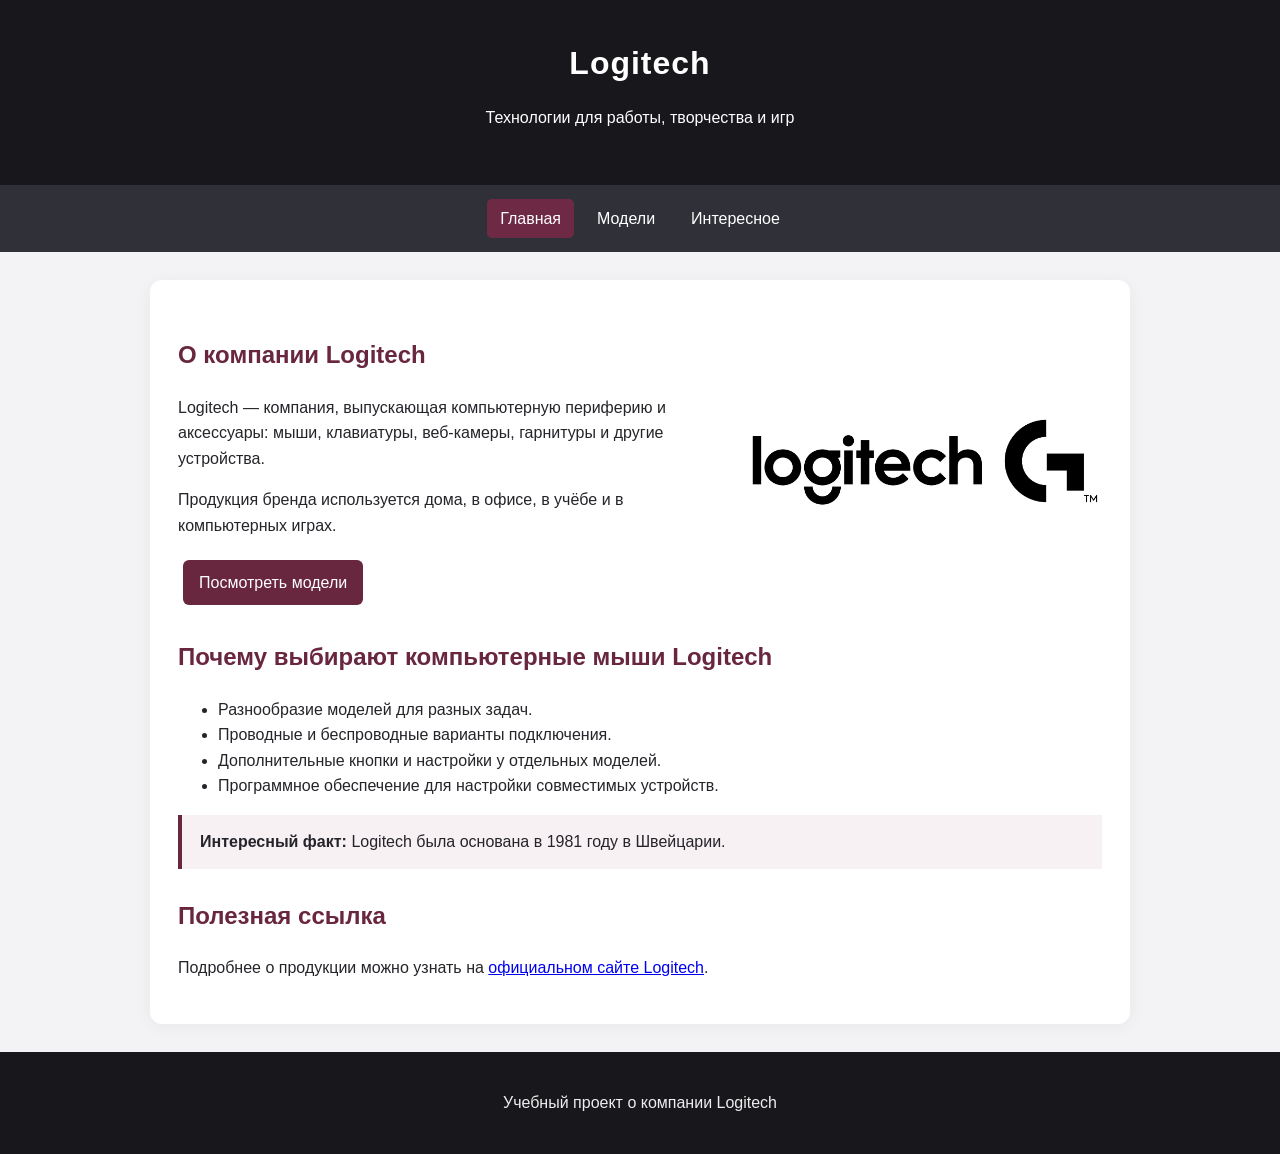
<file: index.html>
<!DOCTYPE html>
<html lang="ru">
<head>
<meta charset="UTF-8">
<meta name="viewport" content="width=device-width, initial-scale=1.0">
<meta name="description" content="Учебный сайт о компании Logitech и компьютерных мышах">
<title>Logitech — главная</title>
<link rel="stylesheet" href="style.css">
</head>
<body>
<header id="top"><h1>Logitech</h1><p>Технологии для работы, творчества и игр</p></header>
<nav><a class="active" href="index.html">Главная</a><a href="models.html">Модели</a><a href="review.html">Интересное</a></nav>
<main>
<section class="hero">
<div><h2>О компании Logitech</h2>
<p>Logitech — компания, выпускающая компьютерную периферию и аксессуары: мыши, клавиатуры, веб-камеры, гарнитуры и другие устройства.</p>
<p>Продукция бренда используется дома, в офисе, в учёбе и в компьютерных играх.</p>
<a class="button" href="models.html">Посмотреть модели</a></div>
<img src="images/g102.png" alt="Иллюстрация компьютерной мыши Logitech G102">
</section>
<h2>Почему выбирают компьютерные мыши Logitech</h2>
<ul><li>Разнообразие моделей для разных задач.</li><li>Проводные и беспроводные варианты подключения.</li><li>Дополнительные кнопки и настройки у отдельных моделей.</li><li>Программное обеспечение для настройки совместимых устройств.</li></ul>
<div class="note"><strong>Интересный факт:</strong> Logitech была основана в 1981 году в Швейцарии.</div>
<h2>Полезная ссылка</h2>
<p>Подробнее о продукции можно узнать на <a href="https://www.logitech.com/" target="_blank" rel="noopener">официальном сайте Logitech</a>.</p>
</main>
<footer><p>Учебный проект о компании Logitech</p></footer>
</body></html>
</file>
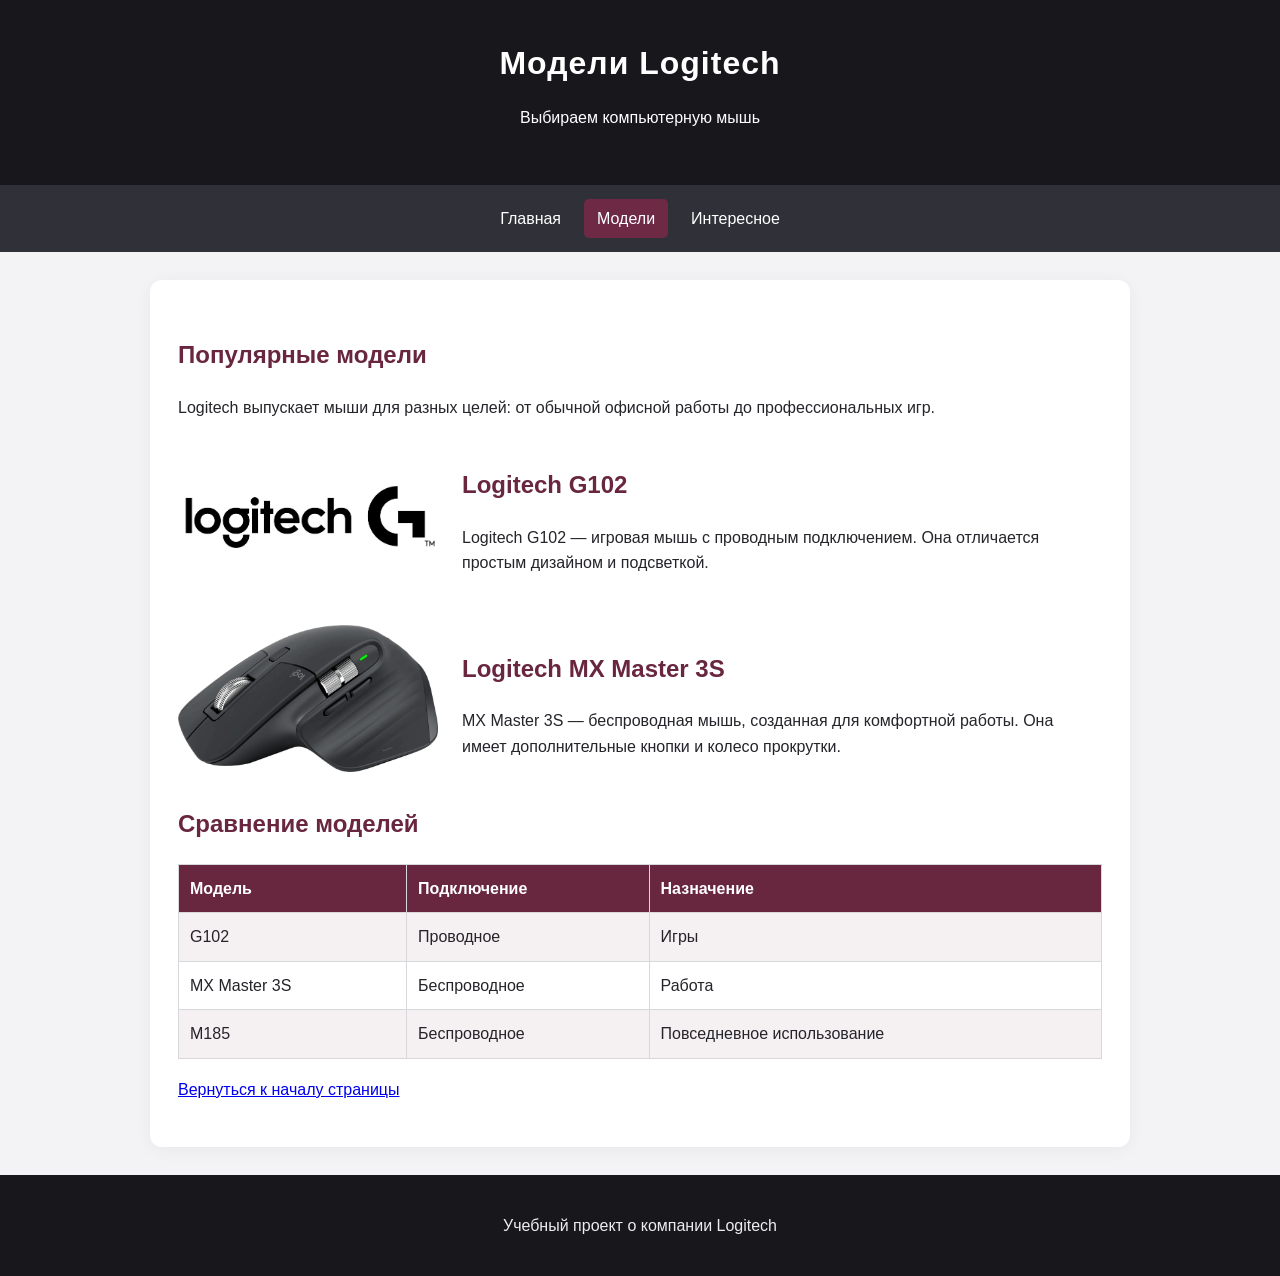
<file: models.html>
<!DOCTYPE html>
<html lang="ru">
<head>
<meta charset="UTF-8">
<meta name="viewport" content="width=device-width, initial-scale=1.0">
<meta name="description" content="Популярные модели мышей Logitech">
<title>Logitech — модели</title>
<link rel="stylesheet" href="style.css">
</head>
<body>
<header id="top"><h1>Модели Logitech</h1><p>Выбираем компьютерную мышь</p></header>
<nav><a href="index.html">Главная</a><a class="active" href="models.html">Модели</a><a href="review.html">Интересное</a></nav>
<main>
<h2>Популярные модели</h2>
<p>Logitech выпускает мыши для разных целей: от обычной офисной работы до профессиональных игр.</p>
<section class="product"><img src="images/g102.png" alt="Иллюстрация Logitech G102"><div><h2>Logitech G102</h2><p>Logitech G102 — игровая мышь с проводным подключением. Она отличается простым дизайном и подсветкой.</p></div></section>
<section class="product"><img src="images/mx-master-3s.png" alt="Иллюстрация Logitech MX Master 3S"><div><h2>Logitech MX Master 3S</h2><p>MX Master 3S — беспроводная мышь, созданная для комфортной работы. Она имеет дополнительные кнопки и колесо прокрутки.</p></div></section>
<h2>Сравнение моделей</h2>
<table><tr><th>Модель</th><th>Подключение</th><th>Назначение</th></tr>
<tr><td>G102</td><td>Проводное</td><td>Игры</td></tr><tr><td>MX Master 3S</td><td>Беспроводное</td><td>Работа</td></tr><tr><td>M185</td><td>Беспроводное</td><td>Повседневное использование</td></tr></table>
<p><a href="#top">Вернуться к началу страницы</a></p>
</main><footer><p>Учебный проект о компании Logitech</p></footer>
</body></html>
</file>
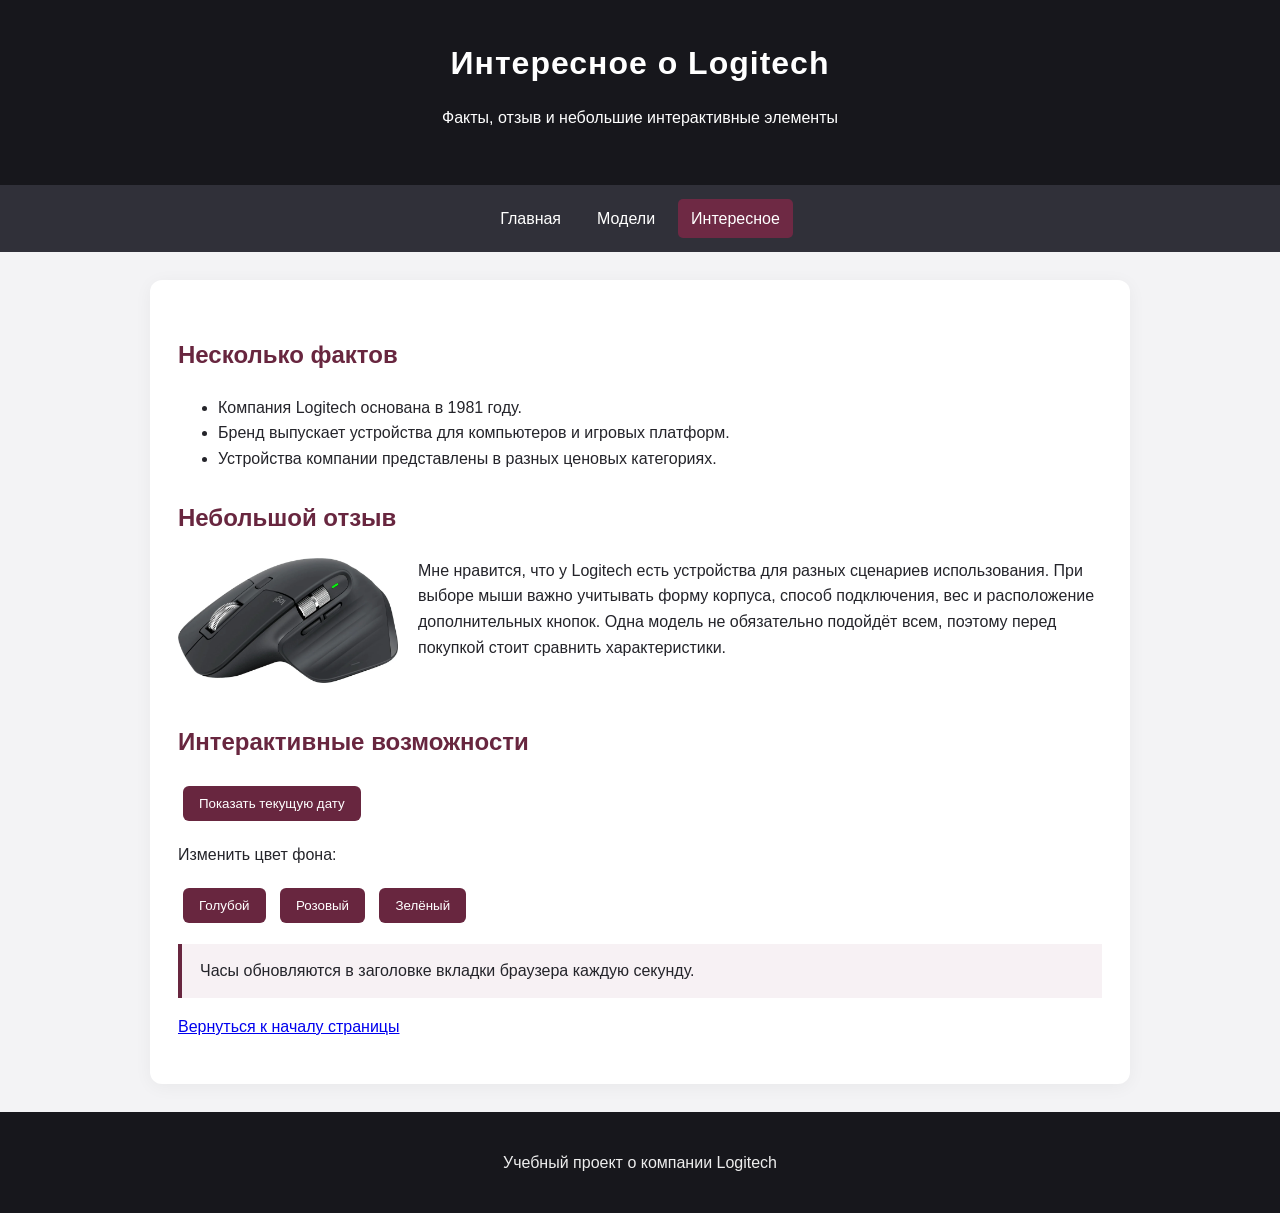
<file: review.html>
<!DOCTYPE html>
<html lang="ru">
<head>
<meta charset="UTF-8">
<meta name="viewport" content="width=device-width, initial-scale=1.0">
<meta name="description" content="Интересные факты и отзыв о Logitech">
<title>Logitech — интересное</title>
<link rel="stylesheet" href="style.css">
</head>
<body>
<header id="top"><h1>Интересное о Logitech</h1><p>Факты, отзыв и небольшие интерактивные элементы</p></header>
<nav><a href="index.html">Главная</a><a href="models.html">Модели</a><a class="active" href="review.html">Интересное</a></nav>
<main>
<h2>Несколько фактов</h2>
<ul><li>Компания Logitech основана в 1981 году.</li><li>Бренд выпускает устройства для компьютеров и игровых платформ.</li><li>Устройства компании представлены в разных ценовых категориях.</li></ul>
<h2>Небольшой отзыв</h2>
<p class="clearfix"><img class="float-left" src="images/mx-master-3s.png" alt="Иллюстрация компьютерной мыши">Мне нравится, что у Logitech есть устройства для разных сценариев использования. При выборе мыши важно учитывать форму корпуса, способ подключения, вес и расположение дополнительных кнопок. Одна модель не обязательно подойдёт всем, поэтому перед покупкой стоит сравнить характеристики.</p>
<h2>Интерактивные возможности</h2>
<p><button type="button" onclick="showDate()">Показать текущую дату</button></p>
<p>Изменить цвет фона:</p>
<button type="button" onclick="changeBackground('#dceeff')">Голубой</button>
<button type="button" onclick="changeBackground('#ffe1ec')">Розовый</button>
<button type="button" onclick="changeBackground('#e0f2df')">Зелёный</button>
<p class="note">Часы обновляются в заголовке вкладки браузера каждую секунду.</p>
<p><a href="#top">Вернуться к началу страницы</a></p>
</main>
<footer><p>Учебный проект о компании Logitech</p></footer>
<script>
function showDate() {
  const now = new Date();
  alert('Сегодня: ' + now.toLocaleDateString('ru-RU'));
}
function changeBackground(color) {
  document.body.style.backgroundColor = color;
}
function showClock() {
  const now = new Date();
  document.title = 'Logitech — ' + now.toLocaleTimeString('ru-RU');
}
showClock();
setInterval(showClock, 1000);
</script>
</body></html>
</file>
<file: style.css>
* { box-sizing: border-box; }
html { scroll-behavior: smooth; }
body { margin: 0; font-family: Arial, sans-serif; line-height: 1.6; color: #24242a; background: #f3f3f5; }
header { padding: 38px 20px; text-align: center; color: white; background: #17171c; }
header h1 { margin: 0 0 8px; letter-spacing: 1px; }
nav { display: flex; justify-content: center; flex-wrap: wrap; gap: 10px; padding: 14px; background: #303039; }
nav a { color: white; text-decoration: none; padding: 7px 13px; border-radius: 5px; }
nav a:hover, nav a.active { background: #6e2944; }
main { max-width: 980px; margin: 28px auto; padding: 28px; background: white; border-radius: 12px; box-shadow: 0 3px 18px #0000000c; }
h2 { color: #68263f; margin-top: 28px; }
.hero { display: grid; grid-template-columns: 1.2fr .8fr; gap: 24px; align-items: center; }
.hero img { width: 100%; max-width: 380px; display: block; margin: auto; }
.product { display: flex; gap: 24px; align-items: center; margin: 18px 0 30px; }
.product img { width: 260px; max-width: 42%; border-radius: 10px; background: #f1f1f3; }
.float-left { float: left; width: 220px; margin: 0 20px 12px 0; }
.float-right { float: right; width: 220px; margin: 0 0 12px 20px; }
.clearfix::after { content: ""; display: table; clear: both; }
table { width: 100%; border-collapse: collapse; margin: 18px 0; }
th, td { border: 1px solid #d7d7dc; padding: 11px; text-align: left; }
th { color: white; background: #68263f; }
tr:nth-child(even) { background: #f5f1f3; }
button, .button { border: 0; background: #68263f; color: white; padding: 10px 16px; border-radius: 6px; cursor: pointer; margin: 5px; text-decoration: none; display: inline-block; }
button:hover, .button:hover { background: #853653; }
.note { padding: 14px 18px; border-left: 4px solid #68263f; background: #f7f1f4; }
footer { text-align: center; padding: 22px; color: #eee; background: #17171c; }
@media (max-width: 650px) { main { margin: 14px; padding: 18px; } .hero, .product { display: block; } .product img { max-width: 100%; width: 100%; margin-bottom: 12px; } .float-left, .float-right { width: 42%; } }
</file>
